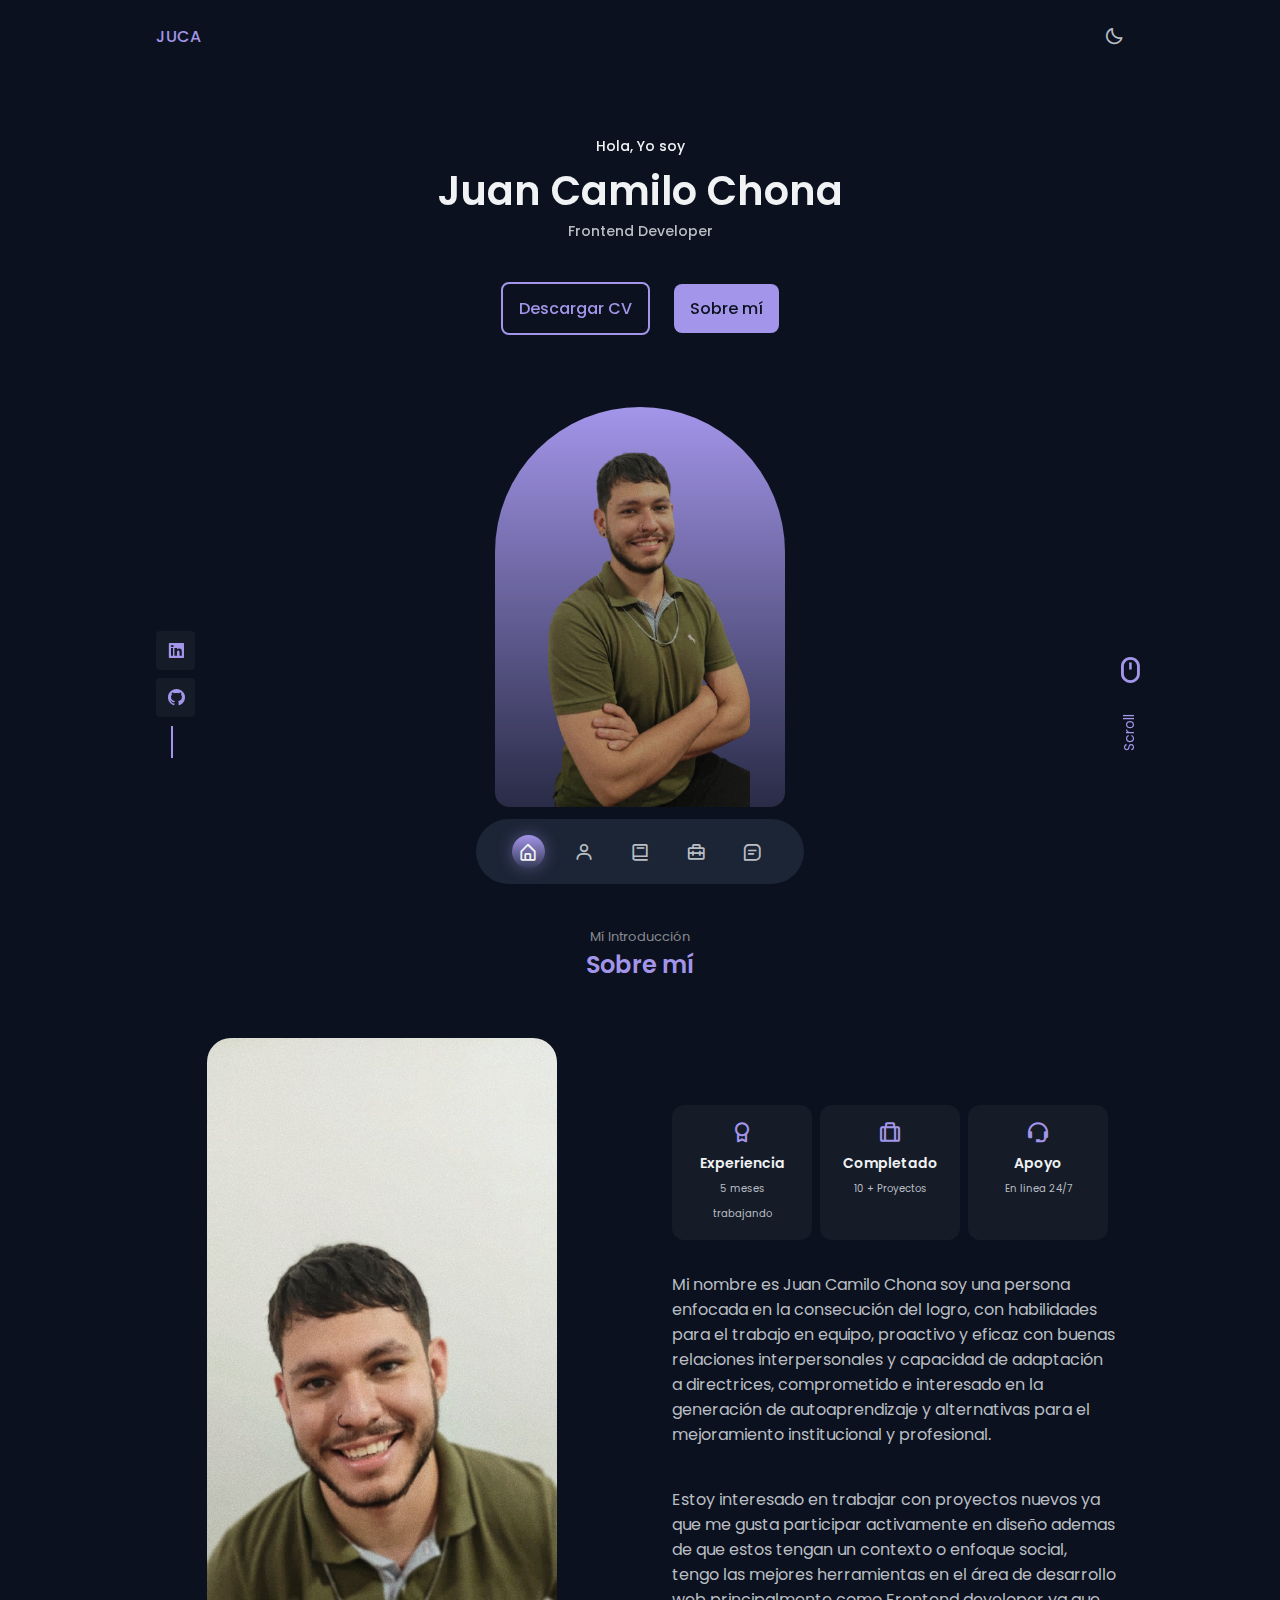
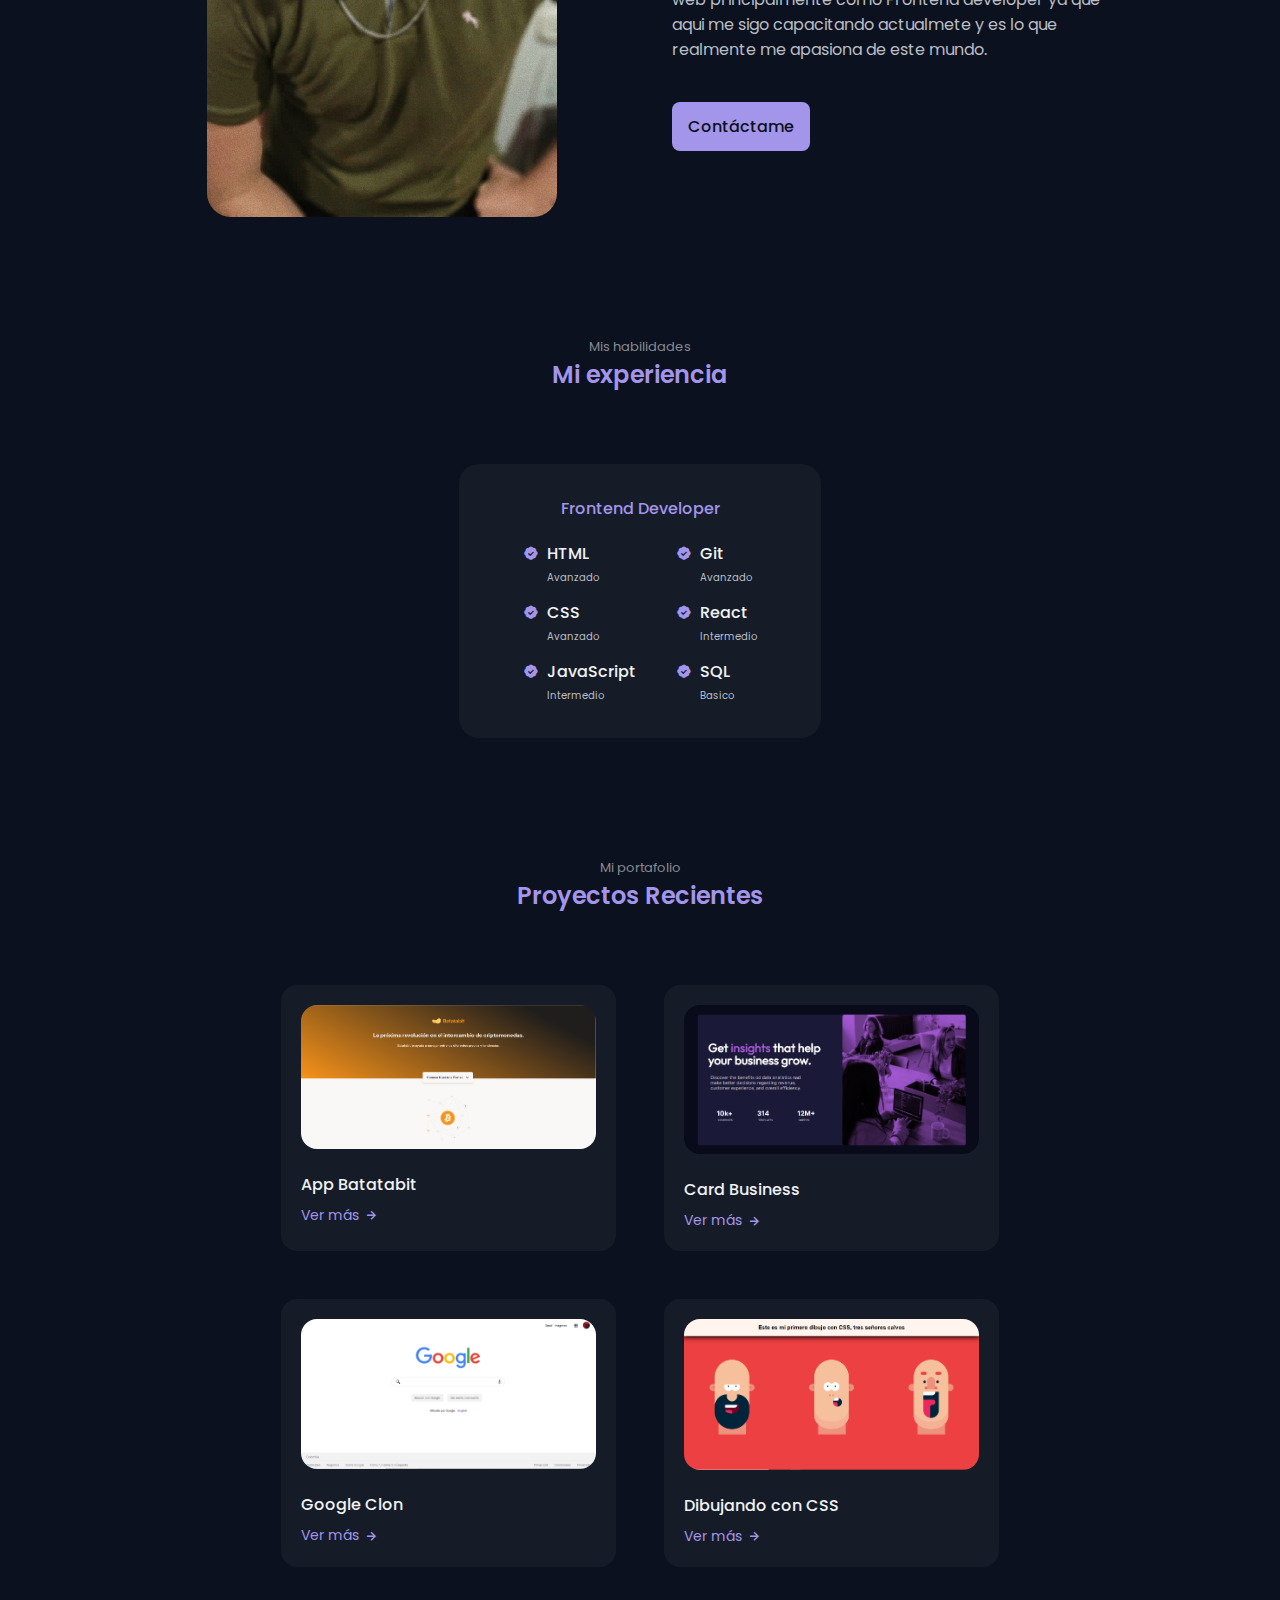
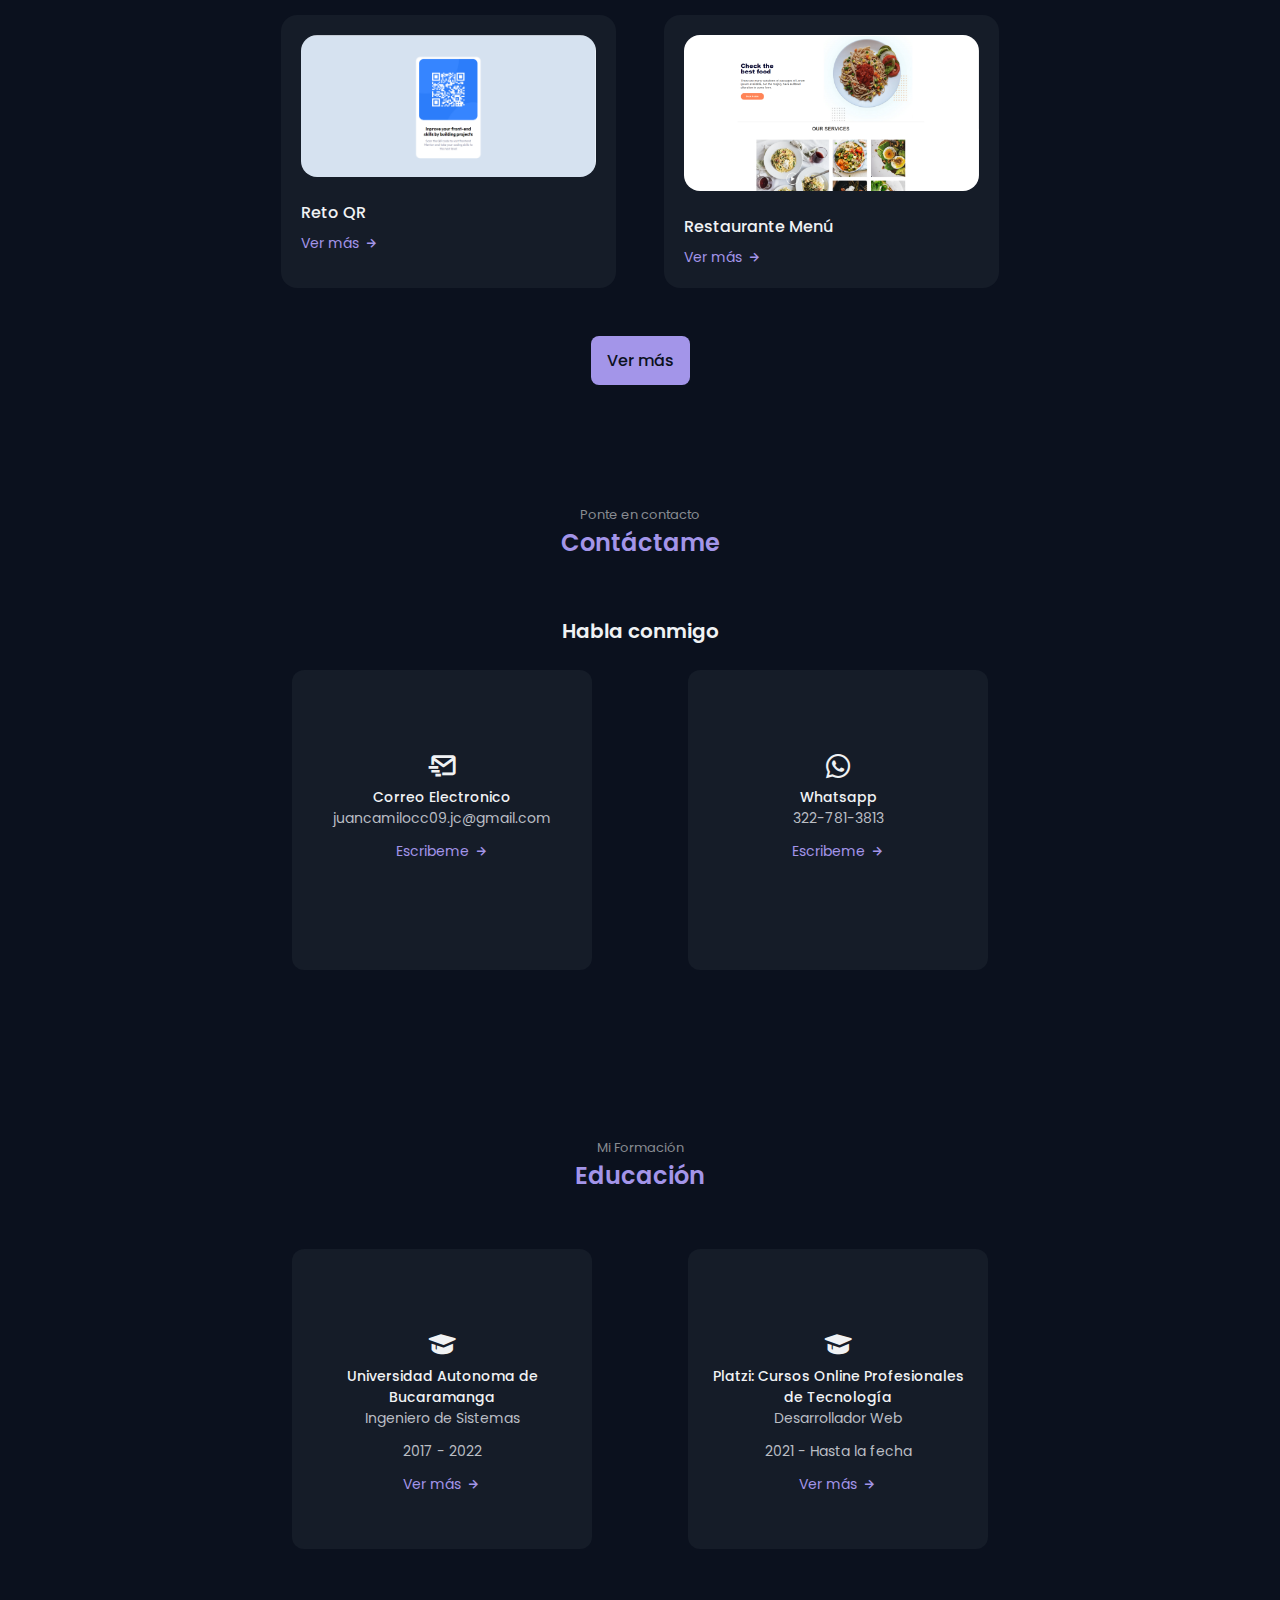
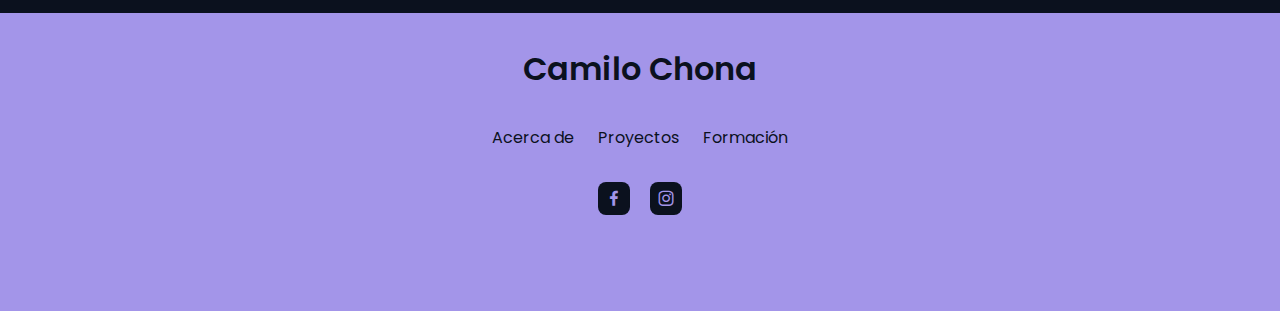
<file: index.html>
<!DOCTYPE html>
    <html lang="en">
    <head>
        <meta charset="UTF-8">
        <meta name="viewport" content="width=device-width, initial-scale=1.0">
        <link rel="preconnect" href="https://fonts.googleapis.com">
        <link rel="preconnect" href="https://fonts.gstatic.com" crossorigin>
        <link href="https://fonts.googleapis.com/css2?family=Poppins:wght@400;500;600&display=swap" rel="stylesheet">
        <link rel="shortcut icon" href="./assets/img/favicon.png" type="image/x-icon">
        <link href='https://unpkg.com/boxicons@2.1.2/css/boxicons.min.css' rel='stylesheet'>
        <link rel="stylesheet" href="./assets/css/styles.css">
        <link rel="stylesheet" href="assets/css/media-queries.css">
        <title> Portafolio Profesional </title>
    </head>
    <body>
        <header class="header" id="header">
            <nav class="nav container">
                <a href="#" class="nav__logo">JUCA</a>
                <div class="nav__menu">
                    <ul class="nav__list">
                        <li class="nav__item">
                            <a href="#home" class="nav__link active-link">
                                <i class='bx bx-home-alt'></i>
                            </a>
                        </li>

                        <li class="nav__item">
                            <a href="#about" class="nav__link">
                                <i class='bx bx-user'></i>
                            </a>
                        </li>

                        <li class="nav__item">
                            <a href="#skills" class="nav__link">
                                <i class='bx bx-book'></i>
                            </a>
                        </li>

                        <li class="nav__item">
                            <a href="#work" class="nav__link">
                                <i class='bx bx-briefcase-alt-2'></i>
                            </a>
                        </li>

                        <li class="nav__item">
                            <a href="#contact" class="nav__link">
                                <i class='bx bx-message-square-detail'></i>
                            </a>
                        </li>
                    </ul>
                </div>
                <i class='bx bx-moon change-theme' id="theme-button"></i>
            </nav>
        </header>

        <!-------------------- MAIN ---------------->
        <main class="main">

            <!-------------------- HOME ---------------->
            <section class="home section" id="home">
                <div class="home__container container grid">
                    <div class="home__data">
                        <span class="home__greeting">Hola, Yo soy</span>
                        <h1 class="home__name">Juan Camilo Chona</h1>
                        <h3 class="home__education">Frontend Developer</h3>

                        <div class="home__buttons">
                            <a download="" href="./assets/pdf/Camilo-Cv.pdf" class="button button--ghost">
                                Descargar CV
                            </a>
                            <a href="#about" class="button">Sobre mí</a>
                        </div>
                    </div>

                    <div class="home__handle">
                        <img src="./assets/img/perfil3.png" alt="" class="home__img">
                    </div>
                    <div class="home__social">
                        <a href="https://www.linkedin.com/in/juan-camilo-chona-contreras-70b193204/" target="_blank" class="home__social-link">
                            <i class='bx bxl-linkedin-square'></i>
                        </a>
                        <a href="https://github.com/camilochona" target="_blank" class="home__social-link">
                            <i class='bx bxl-github'></i>
                        </a>
                    </div>

                    <a href="#about" class="home__scroll">
                        <i class='bx bx-mouse home__scroll-icon'></i>
                        <span class="home__scroll-name">Scroll</span>
                    </a>
                </div>
            </section>
            
            <!-------------------- ABOUT ---------------->
            <section class="about section" id="about">
                <span class="section__subtitle">Mí Introducción</span>
                <h2 class="section__title">Sobre mí</h2>

                <div class="about__container container grid">
                    <img src="./assets/img/perfil1.jpg" alt="" class="about__img">

                    <div class="about__data">
                        <div class="about__info">
                            <div class="about__box">
                                <i class='bx bx-award about__icon' ></i>
                                <h3 class="about__title">Experiencia</h3>
                                <span class="about__subtitle">5 meses trabajando</span>
                            </div>            
                            <div class="about__box">
                                <i class='bx bx-briefcase-alt about__icon' ></i>
                                <h3 class="about__title">Completado</h3>
                                <span class="about__subtitle">10 + Proyectos</span>
                            </div> 
                            <div class="about__box">
                                <i class='bx bx-support about__icon' ></i>
                                <h3 class="about__title">Apoyo</h3>
                                <span class="about__subtitle">En linea 24/7</span>
                            </div>                 
                        </div>
                        <p class="about__description">
                            Mi nombre es Juan Camilo Chona soy una persona enfocada en la consecución del logro, con habilidades para el trabajo en equipo, proactivo y eficaz con buenas relaciones interpersonales y capacidad de adaptación a directrices, comprometido e interesado en la generación de autoaprendizaje y alternativas para el mejoramiento institucional y profesional.
                        </p>
                        <p class="about__description">
                            Estoy interesado en trabajar con proyectos nuevos ya que me gusta participar activamente en diseño ademas de que estos tengan un contexto o enfoque social, tengo las mejores herramientas en el área de desarrollo web principalmente como Frontend developer ya que aqui me sigo capacitando actualmete y es lo que realmente me apasiona de este mundo.
                        </p>
                        <a href="#contact" class="button">Contáctame</a>
                    </div>
                </div>
            </section>

            <!-------------------- SKILLS ---------------->
            <section class="skills section" id="skills">
                <span class="section__subtitle">Mis habilidades</span>
                <h2 class="section__title">Mi experiencia</h2>

                <div class="skills__container container grid">
                    <div class="skills__content">
                        <h3 class="skills__title">Frontend Developer</h3>

                        <div class="skills__box">
                            <div class="skills__group">
                                <div class="skills__data">
                                    <i class='bx bxs-badge-check'></i>

                                    <div>
                                        <h3 class="skills__name">HTML</h3>
                                        <span class="skills__level">Avanzado</span>
                                    </div>
                                </div>
                                <div class="skills__data"> 
                                    <i class='bx bxs-badge-check'></i>

                                    <div>
                                        <h3 class="skills__name">CSS</h3>
                                        <span class="skills__level">Avanzado</span>
                                    </div>
                                </div>
                                <div class="skills__data">
                                    <i class='bx bxs-badge-check'></i>

                                    <div>
                                        <h3 class="skills__name">JavaScript</h3>
                                        <span class="skills__level">Intermedio</span>
                                    </div>
                                </div>
                            </div>

                            <div class="skills__group">
                                <div class="skills__data">
                                    <i class='bx bxs-badge-check'></i>

                                    <div>
                                        <h3 class="skills__name">Git</h3>
                                        <span class="skills__level">Avanzado</span>
                                    </div>
                                </div>
                                <div class="skills__data">
                                    <i class='bx bxs-badge-check'></i>

                                    <div>
                                        <h3 class="skills__name">React</h3>
                                        <span class="skills__level">Intermedio</span>
                                    </div>
                                </div>
                                <div class="skills__data">
                                    <i class='bx bxs-badge-check'></i>

                                    <div>
                                        <h3 class="skills__name">SQL</h3>
                                        <span class="skills__level">Basico</span>
                                    </div>
                                </div>
                            </div>
                        </div>

                    </div>
                </div>
            </section>

            <!-------------------- WORK ---------------->
            <section class="work section" id="work">
                <span class="section__subtitle">Mi portafolio</span>
                <h2 class="section__title">Proyectos Recientes</h2>

                <div class="work__container container grid">
                    <div class="work__card">
                        <img src="./assets/img/proyectos/Batatabit.PNG"" class="work__img">

                        <h3 class="work__title">App Batatabit</h3>

                        <a href="https://camilochona.github.io/AppBitcoin/" class="work__button" target="_blank">
                            Ver más <i class='bx bx-right-arrow-alt work__icon'></i>
                        </a>
                    </div>
                    <div class="work__card">
                        <img src="./assets/img/proyectos/card-businnes.PNG" alt="" class="work__img">

                        <h3 class="work__title">Card Business</h3>

                        <a href="https://camilochona.github.io/cardBusiness-/" class="work__button" target="_blank">
                            Ver más <i class='bx bx-right-arrow-alt work__icon'></i>
                        </a>
                    </div>
                    <div class="work__card">
                        <img src="./assets/img/proyectos/Google-Clone.PNG" alt="" class="work__img">

                        <h3 class="work__title">Google Clon</h3>

                        <a href="https://camilochona.github.io/GoogleClone/" class="work__button" target="_blank">
                            Ver más <i class='bx bx-right-arrow-alt work__icon'></i>
                        </a>
                    </div>
                    <div class="work__card">
                        <img src="./assets/img/proyectos/hombres-calvos.PNG" alt="" class="work__img" >

                        <h3 class="work__title">Dibujando con CSS</h3>

                        <a href="https://camilochona.github.io/DibujandoConCSS/" class="work__button" target="_blank">
                            Ver más <i class='bx bx-right-arrow-alt work__icon'></i>
                        </a>
                    </div>
                    <div class="work__card">
                        <img src="./assets/img/proyectos/QR.PNG" alt="" class="work__img">

                        <h3 class="work__title">Reto QR</h3>

                        <a href="https://camilochona.github.io/RetoQR/" class="work__button" target="_blank">
                            Ver más <i class='bx bx-right-arrow-alt work__icon'></i>
                        </a>
                    </div>
                    <div class="work__card">
                        <img src="./assets/img/proyectos/restaurante.PNG" alt="" class="work__img">

                        <h3 class="work__title">Restaurante Menú</h3>

                        <a href="https://camilochona.github.io/MenuRestaurante/" class="work__button" target="_blank">
                            Ver más <i class='bx bx-right-arrow-alt work__icon'></i>
                        </a>
                    </div>
                </div>
                <div class="button__work">
                    <a href="proyectos.html" class="button">Ver más</a>
                </div>                
            </section>


            <!-------------------- CONTACT ---------------->
            <section class="contact section" id="contact">
                <span class="section__subtitle">Ponte en contacto</span>
                <h2 class="section__title">Contáctame</h2>

                <div class="contact__container container grid">
                    <div class="contact__content">
                        <h3 class="contact__title">Habla conmigo</h3>

                        <div class="contact__info">
                            <div class="contact__card">
                                <i class='bx bx-mail-send contact__card-icon'></i>
                                <h3 class="contact__card-title">Correo Electronico</h3>
                                <span class="contact__card-data">juancamilocc09.jc@gmail.com</span>

                                <a href="mailto:juancamilocc09.jc@gmail.com" target="_blank" class="contact__button">
                                    Escribeme
                                    <i class='bx bx-right-arrow-alt contact__button-icon' ></i>
                                </a>
                            </div>
                            <div class="contact__card">
                                <i class='bx bxl-whatsapp contact__card-icon'></i>
                                <h3 class="contact__card-title">Whatsapp</h3>
                                <span class="contact__card-data">322-781-3813</span>
                                <a href="https://api.whatsapp.com/send?phone=573227813813&text=hola,%20qué%20tal?" target="_blank" class="contact__button">
                                    Escribeme
                                    <i class='bx bx-right-arrow-alt contact__button-icon' ></i>
                                </a>
                            </div>
                        </div>
                    </div>
                    
                </div>
            </section>

            <!------------------Education---------------->
            <section class="education section" id="education">
                <span class="section__subtitle">Mi Formación</span>
                <h2 class="section__title">Educación</h2>

                <div class="education__container container grid">
                    <div class="education__content">

                        <div class="education__info">
                            <div class="education__card">
                                <i class='bx bxs-graduation education__card-icon'></i>
                                <h3 class="education__card-title">Universidad Autonoma de Bucaramanga</h3>
                                <span class="education__card-data">Ingeniero de Sistemas</span> 
                                <span class="education__card-data">2017 - 2022</span>

                                <a href="https://www.unab.edu.co/" target="_blank" class="education__button">
                                    Ver más
                                    <i class='bx bx-right-arrow-alt education__button-icon' ></i>
                                </a>
                            </div>
                            <div class="education__card">
                                <i class='bx bxs-graduation education__card-icon'></i>
                                <h3 class="education__card-title">Platzi: Cursos Online Profesionales de Tecnología</h3>
                                <span class="education__card-data">Desarrollador Web</span> 
                                <span class="education__card-data">2021 - Hasta la fecha</span>

                                <a href="https://platzi.com/p/Juca/" target="_blank" class="education__button">
                                    Ver más
                                    <i class='bx bx-right-arrow-alt education__button-icon' ></i>
                                </a>
                            </div>
                        </div>
                    </div>
                </div>
            </section>
        </main>

        <!-------------------- FOOTER ---------------->
        <my-element>
        </my-element>

        <!-------------------- SCROLLREVEAL ---------------->
        <script src="./assets/js/scrollreveal.min.js"></script>

        <!-------------------- FOOTER ---------------->
        <script type="module" src="assets/js/footer.js"></script>


        <!-------------------- MAIN JS ---------------->
        <script src="./assets/js/main.js"></script>
    </body>
</html>
</file>
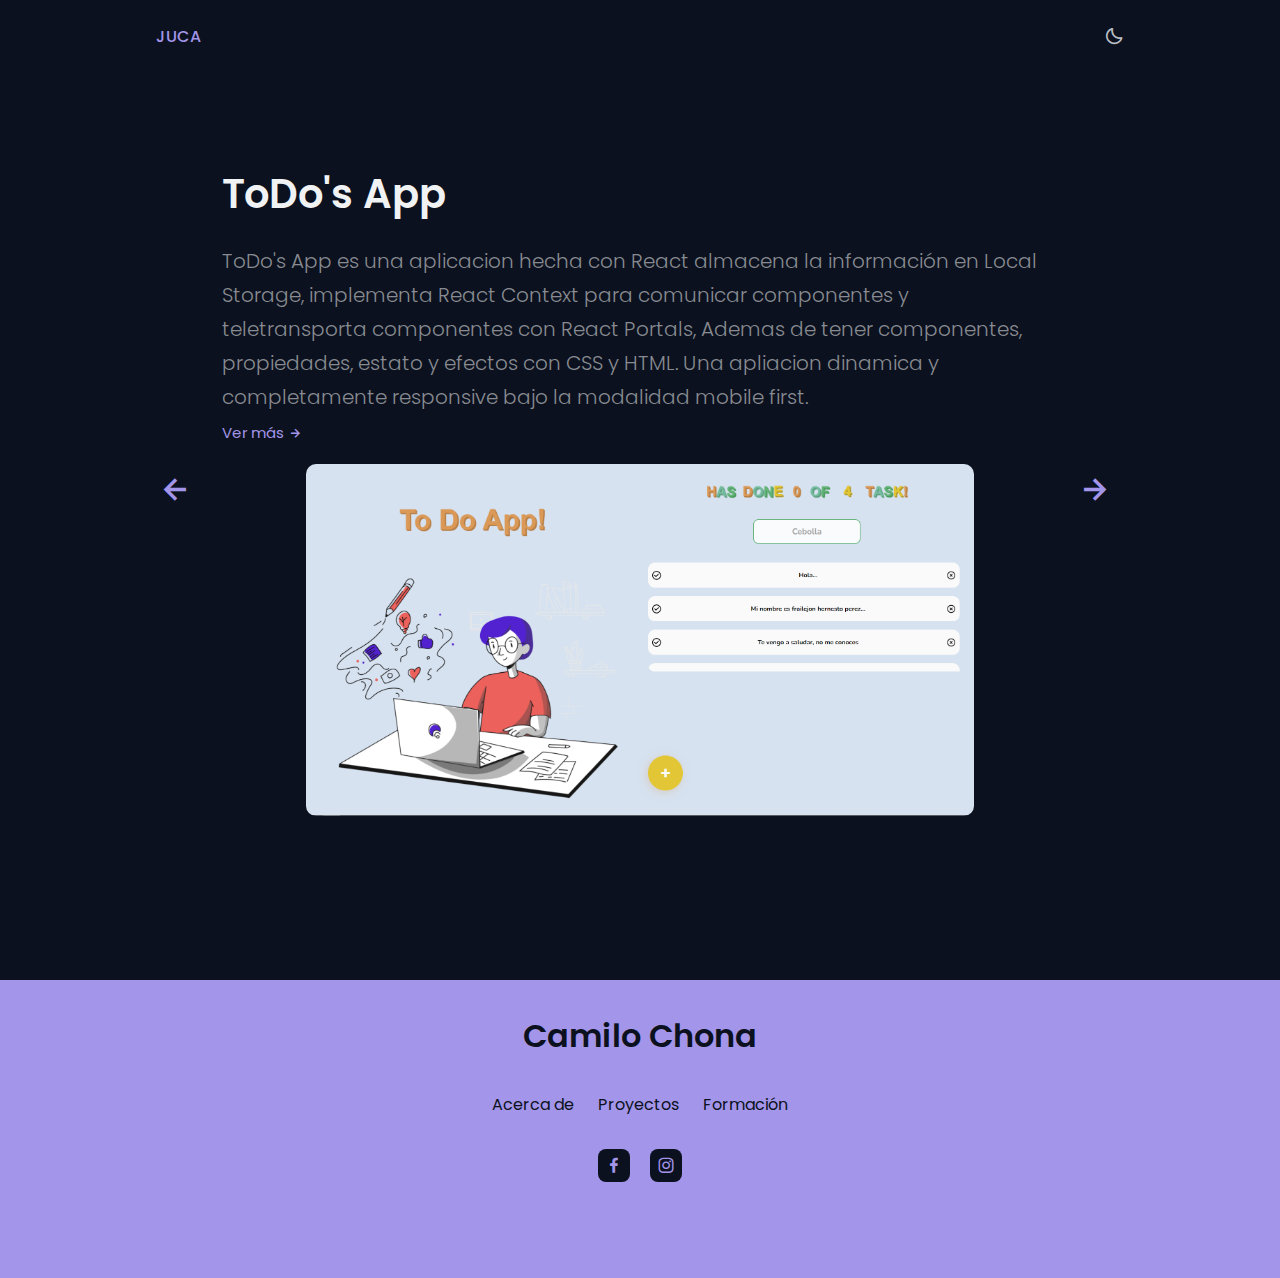
<file: proyectos.html>
<!DOCTYPE html>
<html lang="en">
<head>
    <meta charset="UTF-8">
        <meta name="viewport" content="width=device-width, initial-scale=1.0">
        <link rel="preconnect" href="https://fonts.googleapis.com">
        <link rel="preconnect" href="https://fonts.gstatic.com" crossorigin>
        <link href="https://fonts.googleapis.com/css2?family=Poppins:wght@400;500;600&display=swap" rel="stylesheet">
        <link rel="shortcut icon" href="./assets/img/favicon.png" type="image/x-icon">
        <link href='https://unpkg.com/boxicons@2.1.2/css/boxicons.min.css' rel='stylesheet'>
        <link rel="stylesheet" href="./assets/css/blogs.css">
        <link rel="stylesheet" href="./assets/css/styles.css">
        <link rel="stylesheet" href="assets/css/media-queries.css">
        <title> Proyectos </title>
</head>
<body>

    <header class="header" id="header">
        <nav class="nav container__slider">
            <a href="index.html" class="nav__logo">JUCA</a>

            <i class='bx bx-moon change-theme' id="theme-button"></i>
        </nav>
    </header>

    <section class="slider">
        <div class="slider__container container">

            <i class='bx bx-left-arrow-alt slider__arrow__back' id="before"></i>

            <section class="slider__body slider__body--show" data-id="1">
                <div class="slider__texts">
                   <h2 class="subtitle">ToDo's App</h2>
                   <p class="slider__review">
                       ToDo's App es una aplicacion hecha con React almacena la información en Local Storage, implementa React Context para comunicar componentes y teletransporta componentes con React Portals, Ademas de tener componentes, propiedades, estato y efectos con CSS y HTML. Una apliacion dinamica y completamente responsive bajo la modalidad mobile first.
                   </p>
                   <a href="https://applistas.netlify.app/" class="link__button" target="_blank">
                       Ver más <i class='bx bx-right-arrow-alt link__icon'></i>
                   </a>
                </div>
               <figure class="slider__picture">
                   <img src="./assets/img/proyectos/ToDoApp.PNG" class="slider__img" alt="">
               </figure>
           </section>
            <section class="slider__body" data-id="2">
                 <div class="slider__texts">
                    <h2 class="subtitle">Figuras Geometricas</h2>
                    <p class="slider__review">
                        Figuras Geometricas nace como un proyecto y reto personal para integrar JavaScript con HTML y CSS, este proyecto pagina web esta fue creado meramente con las tecnologias ya dichas ademas se hizo bajo el diseño de mobile first.
                    </p>
                    <a href="https://camilochona.github.io/calculadoraNeon/" class="link__button" target="_blank">
                        Ver más <i class='bx bx-right-arrow-alt link__icon'></i>
                    </a>
                 </div>
                <figure class="slider__picture">
                    <img src="./assets/img/proyectos/figuras.PNG" class="slider__img" alt="">
                </figure>
            </section>

            <section class="slider__body" data-id="3">
                <div class="slider__texts">
                   <h2 class="subtitle">Wiki Clon</h2>
                   <p class="slider__review">
                    Proyecto para reforzar conocimientos de HTML y CSS, reforce conceptos como posicionamiento, modelo de cajas, tipos de Display, selectores como clases, IDS, Flexbox y Grid.
                   </p>
                   <a href="https://camilochona.github.io/WikiClone/" class="link__button" target="_blank">
                    Ver más <i class='bx bx-right-arrow-alt link__icon'></i>
                </a>
                </div>
               <figure class="slider__picture">
                   <img src="./assets/img/proyectos/WikiClon.PNG" class="slider__img" alt="">
               </figure>
           </section>
           
           <section class="slider__body" data-id="4">
                <div class="slider__texts">
                    <h2 class="subtitle">Batatabit</h2>
                    <p class="slider__review">
                        Maquetacion totalmente responsive a base unicamente de HTML y CSS, respetando principios de diseno movile first y siguiendo modelado en figma el 50% del tráfico en internet se realiza desde dispositivos móviles, convirtiendo una prioridad el desarrollar frontend para smartphones, tablets y laptops.
                    </p>
                    <a href="https://camilochona.github.io/AppBitcoin/" class="link__button" target="_blank">
                        Ver más <i class='bx bx-right-arrow-alt link__icon'></i>
                    </a>
                </div>
                <figure class="slider__picture">
                    <img src="./assets/img/proyectos/Batatabit.PNG" class="slider__img" alt="">
                </figure>
           </section>

           <section class="slider__body" data-id="5">
                <div class="slider__texts">
                    <h2 class="subtitle">Card Businnes</h2>
                    <p class="slider__review">
                        Este es un gran pequeño desafío que me ayudo a acostumbrame a construir según un diseño. No hay JS en este proyecto, por lo que me pude concentrar en mis habilidades de HTML y CSS ademas fue contruido bajo mobile first.
                    </p>
                    <a href="https://camilochona.github.io/cardBusiness-/" class="link__button" target="_blank">
                        Ver más <i class='bx bx-right-arrow-alt link__icon'></i>
                    </a>
                </div>
                <figure class="slider__picture">
                    <img src="./assets/img/proyectos/card-businnes.PNG" class="slider__img" alt="">
                </figure>
           </section>

           <section class="slider__body" data-id="6">
                <div class="slider__texts">
                    <h2 class="subtitle">Dibujando con CSS</h2>
                    <p class="slider__review">
                        Hice este reto como para complementar mis conocimientos de CSS y HTML ademas de que se trabaja con posiciones y dimenciones, sin duda alguna es desafiante dibujar con CSS pero ayuda mucho para reforzar dichos conceptos, por otro lado me alejare del dibujo con css y que con este tuve suficiente.
                    </p>
                    <a href="https://camilochona.github.io/DibujandoConCSS/" class="link__button" target="_blank">
                        Ver más <i class='bx bx-right-arrow-alt link__icon'></i>
                    </a>
                </div>
                <figure class="slider__picture">
                    <img src="./assets/img/proyectos/hombres-calvos.PNG" class="slider__img" alt="">
                </figure>
           </section>
           <section class="slider__body" data-id="7">
                <div class="slider__texts">
                    <h2 class="subtitle">Google Clon</h2>
                    <p class="slider__review">
                        Proyecto para reforzar conocimientos de HTML y CSS, reforce conceptos como posicionamiento, modelo de cajas, tipos de Display, selectores como clases, IDS, Flexbox y Grid.
                    </p>
                    <a href="https://camilochona.github.io/GoogleClone/" class="link__button" target="_blank">
                        Ver más <i class='bx bx-right-arrow-alt link__icon'></i>
                    </a>
                </div>
                <figure class="slider__picture">
                    <img src="./assets/img/proyectos/Google-Clone.PNG" class="slider__img" alt="">
                </figure>
           </section>
           <section class="slider__body" data-id="8">
                <div class="slider__texts">
                    <h2 class="subtitle">Card QR</h2>
                    <p class="slider__review">
                        Un primer desafío perfecto si eres nuevo en HTML y CSS. El diseño de la tarjeta no cambia, por lo que es ideal si aún no ha aprendido a crear diseños adaptables.
                    </p>
                    <a href="https://camilochona.github.io/RetoQR/" class="link__button" target="_blank">
                        Ver más <i class='bx bx-right-arrow-alt link__icon'></i>
                    </a>
                </div>
                <figure class="slider__picture">
                    <img src="./assets/img/proyectos/QR.PNG" class="slider__img" alt="">
                </figure>
           </section>
           <section class="slider__body" data-id="9">
                <div class="slider__texts">
                    <h2 class="subtitle">Menu Restaurante</h2>
                    <p class="slider__review">
                        Proyecto personal donde aprendi a crear layouts dinámicos con CSS Grid. Construi grillas para distribuir sus contenedores y elementos HTML ágilmente en esta pagina complementando con CSS y contruido bajo mobile first.
                    </p>
                    <a href="https://camilochona.github.io/MenuRestaurante/" class="link__button" target="_blank">
                        Ver más <i class='bx bx-right-arrow-alt link__icon'></i>
                    </a>
                </div>
                <figure class="slider__picture">
                    <img src="./assets/img/proyectos/restaurante.PNG" class="slider__img" alt="">
                </figure>
           </section>
           
           <section class="slider__body" data-id="10">
                <div class="slider__texts">
                    <h2 class="subtitle">Concepto de Apilamiento</h2>
                    <p class="slider__review">
                        Juego interactivo hecho para configurar animaciones, secuencias y micro-intereacciones con propiedades como animation y keyframes, ademas de manejar el contexto de apilamiento que es la conceptualización tridimensional de los elementos HTML a lo largo de un eje-Z imaginario relativo al usuario que se asume está de cara al viewport o página web.
                    </p>
                    <a href="https://camilochona.github.io/Juego-Conejos/" class="link__button" target="_blank">
                        Ver más <i class='bx bx-right-arrow-alt link__icon'></i>
                    </a>
                </div>
                <figure class="slider__picture">
                    <img src="./assets/img/proyectos/Conejos.PNG" class="slider__img" alt="">
                </figure>
           </section>
           <section class="slider__body" data-id="11">
                <div class="slider__texts">
                    <h2 class="subtitle">Pagina de Finanzas</h2>
                    <p class="slider__review">
                        Pagina estatica hecha con CSS y HTML, fue creada para promocionar asesorias personalizadas en finanzas, cuenta con una seccion de planes y una seccion de testimonios ademas se realizo bajo la filosofia de mobile first completamente resposive. 
                    </p>
                    <a href="https://camilochona.github.io/FinanzasTeamUp/" class="link__button" target="_blank">
                        Ver más <i class='bx bx-right-arrow-alt link__icon'></i>
                    </a>
                </div>
                <figure class="slider__picture">
                    <img src="./assets/img/proyectos/Finanzas.PNG" class="slider__img" alt="">
                </figure>
           </section>
           <section class="slider__body" data-id="12">
            <div class="slider__texts">
                <h2 class="subtitle">Lego Superheroe</h2>
                <p class="slider__review">
                    Sitio web para aprende a maquetar de manera profesional con HTML, CSS, JavaScript y animaciones. Se creo la estructura, diseño web, animaciones y microinteracciones en este proyecto con CSS Grid y se accede al DOM de la aplicación con JavaScript para interactuar con tus usuarios. 
                </p>
                <a href="https://camilochona.github.io/Lego-Superheroes/" class="link__button" target="_blank">
                    Ver más <i class='bx bx-right-arrow-alt link__icon'></i>
                </a>
            </div>
            <figure class="slider__picture">
                <img src="./assets/img/proyectos/Lego.PNG" class="slider__img" alt="">
            </figure>
       </section>
           
       
            <i class='bx bx-right-arrow-alt slider__arrow' id="next"></i>
        </div>
    </section>

    <my-element>
    </my-element>

    <script src="assets/js/sliders.js"></script>
    <script src="./assets/js/main.js"></script>
    <script type="module" src="assets/js/footer.js"></script>
</body>
</html>
</file>
<file: assets/css/styles.css>
:root {
  --header-height: 3.5rem;

  --first-color: #A395E9;
  --first-color-alt: #9584E6;
  --title-color: #F0F2F4;
  --text-color: #BABEC4;
  --text-color-light: #888B91;
  --body-color: #0B111E; 
  --container-color: #151C28;

  /*<--------------- Font and typography ---------------->*/
  --body-font: 'Poppins', sans-serif;
  --biggest-font-size: 1.75rem;
  --h1-font-size: 1.5rem;
  --h2-font-size: 1.25rem;
  --h3-font-size: 1rem;
  --normal-font-size: .938rem;
  --small-font-size: .813rem;
  --smaller-font-size: .75rem;
  --tiny-font-size: .625rem;

  --font-medium: 500;
  --font-semibold: 600;
  
}

/* <----------------Responsive typography---------------> */
@media screen and (min-width: 968px) {
  :root {
    --biggest-font-size: 2.5rem;
    --h1-font-size: 2.25rem;
    --h2-font-size: 1.5rem;
    --h3-font-size: 1.25rem;
    --normal-font-size: 1rem;
    --small-font-size: .875rem;
    --smaller-font-size: .813rem;
  }
}

/*<-------------- BASE ------------------>*/
* {
  box-sizing: border-box;
  padding: 0;
  margin: 0;
}

html {
  scroll-behavior: smooth;
}

body,
button,
input,
textarea {
  font-family: var(--body-font);
  font-size: var(--normal-font-size);
}

body {
  background-color: var(--body-color);
  color: var(--text-color);
  transition: .4s;
}

h1, h2, h3 {
  color: var(--title-color);
  font-weight: var(--font-semibold);
}

ul {
  list-style: none;
}

a {
  text-decoration: none;
}

button {
  cursor: pointer;
  border: none;
  outline: none;
}

img {
  max-width: 100%;
  height: auto;
}

.change-theme {
  font-size: 1.25rem;
  cursor: pointer;
  transition: .3s;
}

.change-theme:hover {
  color: var(--first-color);
}

/*<-------------- light mode----------------->  */

body.light-theme {
  --title-color: #21252C;
  --text-color: #525760;
  --body-color: #FAFCFF; 
  --container-color: #fff;
}

.light-theme .scroll-header {
  box-shadow: 0 2px 4px hsla(0, 0%, 1%, .1);
}

.light-theme .nav__menu {
  background-color: hsla(219, 32%, 90%, .8);
}

.light-theme .section__subtitle {
  color: var(--text-color);
}

.light-theme .home__social-link {
  box-shadow: 0 2px 8px hsla(219, 48%, 8%, .1);
}

.light-theme .home__social::after,
.light-theme .footer__social-link {
  background-color: var(--title-color);
}

.light-theme .home__social-link,
.light-theme .home__scroll,
.light-theme .button,
.light-theme .button:hover,
.light-theme .footer__title{
  color: var(--title-color);
}

.light-theme .about__box {
  box-shadow: 0 2px 8px hsla(219, 48%, 8%, .1);
}

.light-theme .skills__content,
.light-theme .work__card,
.light-theme .contact__card,
.light-theme .education__card{
  box-shadow: 0 2px 16px hsla(219, 48%, 8%, .1);
}

.light-theme::-webkit-scrollbar {
  background-color: hsl(219, 8%, 66%);
}

.light-theme::-webkit-scrollbar-thumb {
  background-color: hsl(219, 8%, 54%);
}

.light-theme::-webkit-scrollbar-thumb:hover {
  background-color: hsl(219, 8%, 44%);
}


/*<------------------- REUSABLE CSS CLASSES --------------->*/
.container {
  max-width: 968px;
  margin-left: 1rem;
  margin-right: 1rem;
}

.grid {
  display: grid;
  gap: 1.25rem;
}

.main {
  overflow: hidden;
}

.section {
  padding: 4.5rem 0 1rem;
}

.section__title, 
.section__subtitle {
  text-align: center;
}

.section__title {
  font-size: var(--h2-font-size);
  color: var(--first-color);
  margin-bottom: 2rem;
}

.section__subtitle {
  display: block;
  font-size: var(--smaller-font-size);
  color: var(--text-color-light);
}

/*<------------ HEADER & NAV --------------->*/
.header {
  position: fixed;
  top: 0;
  left: 0;
  width: 100%;
  background-color: var(--body-color);
  z-index: 100;
  transition: .4s;
}

.nav {
  height: var(--header-height);
  display: flex;
  justify-content: space-between;
  align-items: center;
}

.nav__logo {
  color: var(--first-color);
  font-weight: var(--font-medium);
  transition: .4s;
}

.nav__logo:hover {
  color: var(--first-color-alt);
}

.nav__menu {
  position: fixed;
  bottom: 1rem;
  background-color: #1C2536;
  width: 90%;
  border-radius: 4rem;
  padding: 1rem 2.25rem;
  backdrop-filter: blur(10px);  /* buscar propiedad */
  transition: .4s;
}

.nav__list {
  display: flex;
  justify-content: space-between;
  align-items: center;
}

.nav__link {
  color: var(--text-color);
  font-size:  1.25rem;
  padding: .4rem;
  display: flex;
  border-radius: 5rem;
}

/* Active link */
.active-link {
  background: linear-gradient(180deg, hsl(250, 66%, 75%, 1), hsl(250, 66%, 75%, .2));
  box-shadow: 0 0 16px hsl(250, 66%, 75%, .4 );
  color: var(--title-color);
}
.scroll-header {
  box-shadow: 0 4px 4px hsla(0, 0%, 4%, .3);
}
/*--------------> HOME -------------->*/
.home__container {
  position: relative;
  row-gap: 4.5rem;
  padding-top: 2rem;
}

.home__data {
  text-align: center;
}

.home__greeting, 
.home__education {
  font-size: var(--small-font-size);
  font-weight: var(--font-medium);
}

.home__greeting {
  display: block;
  color: var(--title-color);
  margin-bottom: .25rem;
}

.home__education {
  color: var(--text-color);
  margin-bottom: 2.5rem;
}

.home__name {
  font-size: var(--biggest-font-size);
}

.home__img {
  width: 200px;
}

.home__handle {
  justify-self: center;
  width: 190px;
  height: 293px;
  background: linear-gradient(180deg, hsla(250, 66%, 75%, 1),hsl(250, 66%, 75%, .2));
  border-radius: 10rem 10rem 1rem 1rem;
  display: flex;
  align-items: flex-end;
  justify-content: center;
  overflow: hidden; 
}

.home__buttons {
  display: flex;
  justify-content: center;
  align-items: center;
  gap: 1.5rem;
}

.home__social,
.home__scroll {
  position: absolute;
}

.home__social {
  bottom: 5rem;
  left: 0;
  display: grid;
  row-gap: .5rem;
}

.home__social-link {
  width: max-content;
  background-color: var(--container-color);
  color: var(--first-color);
  padding: .25rem;
  border-radius: .25rem;
  display: flex;
  font: 1rem;
  transition: .4s;
}

.home__social-link:hover {
  background-color: var(--first-color);
  color: #fff;
}

.home__social::after {
  content: '';
  width: 32px;
  height: 2px;
  background-color: var(--first-color);
  transform: rotate(90deg) translate(16px, 3px);
}

.home__scroll {
  color: var(--first-color);
  right: -1.5rem;
  bottom: 4rem;
  display: grid;
  row-gap: 2.25rem;
  justify-items: center;
}

.home__scroll-icon {
  font-size: 1.25rem;
}

.home__scroll-name {
  font-size: var(--small-font-size);
  transform: rotate(-90deg);
}
/*--------------> BUTTONS -------------->*/
.button {
  display: inline-block;
  background-color: var(--first-color);
  color: var(--body-color);
  padding: .75rem 1rem;
  border-radius: .5rem;
  font-weight: var(--font-medium);
  transition: .4s;
}

.button:hover {
  background-color: var(--first-color);
  color: var(--body-color);
}

.button--ghost {
  background-color: transparent;
  border: 2px solid var(--first-color);
  color: var(--first-color);
}
/*--------------> ABOUT -------------->*/
.about__container {
  row-gap: 2.5rem;
}

.about__img {
  width: 220px;
  border-radius: 1.5rem;
  justify-self: center;
}

.about__data {
  text-align: center;
}

.about__info {
  display: grid;
  grid-template-columns: repeat(3, 1fr);
  gap: .5rem;
  margin-bottom: 2rem;
}

.about__box {
  background-color: var(--container-color);
  border-radius: .75rem;
  padding: .75rem .5rem;
}

.about__icon {
  font-size: 1.5rem;
  color: var(--first-color);
  margin-bottom: .5rem;
}

.about__title {
  font-size: var(--small-font-size);
}

.about__subtitle {
  font-size: var(--tiny-font-size);
}

.about__description {
  margin-bottom: 2rem;
}
/*--------------> SKILLS -------------->*/
.skills__container {
  row-gap: 2rem;
  padding-top: 1rem;
}

.skills__content {
  background-color: var(--container-color);
  padding: 1.5rem;
  border-radius: 1.25rem;
}

.skills__title {
  font-size: var(--normal-font-size);
  font-weight: var(--font-medium);
  color: var(--first-color);
  text-align: center;
  margin-bottom: 1.5rem;
}

.skills__box {
  display:  flex;
  justify-content: center;
  column-gap: 2.5rem;
}

.skills__group {
  display: grid;
  align-content: flex-start;
  row-gap: 1rem;
}

.skills__data {
  display: flex;
  column-gap: 0.5rem;
}

.skills .bxs-badge-check {
  font-size: 1rem;
  color: var(--first-color);
}

.skills__name {
  font-size: var(--normal-font-size);
  font-weight: var(--font-medium);
  line-height: 18px;
}

.skills__level {
  font-size: var(--tiny-font-size);
}
/*--------------> WORK -------------->*/
.work .button__work{
  text-align: center;
  padding-top: 3rem;
}
.work__container {
  padding-top: 1rem;
}

.work__card {
  background-color: var(--container-color);
  padding: 1rem;
  border-radius: 1rem;
}

.work__img {
  border-radius: 1rem;
  margin-bottom: .75rem;
}

.work__title {
  font-size: var(--normal-font-size);
  font-weight: var(--font-medium);
  margin-bottom: .25rem;
}

.work__button {
  width: max-content;
  color: var(--first-color);
  font-size: var(--small-font-size);
  display: flex;
  align-items: center;
  column-gap: .25rem;
}

.work__button:hover .work__icon{
  transform: translateX(.25rem);
}

.work__icon {
  font-size: 1rem;
  transition: .4s;
}

/*--------------> CONTACT && EDUCATION -------------->*/
.contact__container,
.education__container {
  row-gap: 3rem;
  padding-bottom: 3rem;  
}

.contact__title {
  text-align: center;
  font-size: var(--h3-font-size);
  margin-bottom: 1.5rem;
}

.contact__info,
.education__info {
  display: grid;
  gap: 1rem;
}

.contact__card,
.education__card {
  background-color: var(--container-color);
  padding: 5rem 1rem;
  border-radius: .75rem;
  text-align: center;
}

.contact__card-icon,
.education__card-icon {
  font-size: 2rem;
  color: var(--title-color);
  margin-bottom: .25rem;
}

.contact__card-title,
.contact__card-data,
.education__card-title,
.education__card-data {
  font-size: var(--small-font-size);
}

.contact__card-title,
.education__card-title {
  font-weight: var(--font-medium);
}

.contact__card-data,
.education__card-data {
  display: block;
  margin-bottom: .75rem;
}

.contact__button,
.education__button {
  color: var(--first-color);
  font-size: var(--small-font-size);
  display: flex;
  align-items: center;
  justify-content: center;
  column-gap: .25rem;
}

.contact__button:hover .contact__button-icon,
.education__button:hover .education__button-icon {
  transform: translateX(.25rem);
}

.contact__button-icon,
.education__button-icon {
  font-size: 1rem;
  transition: .4s;
}

/*--------------> FOOTER -------------->*/
.footer {
  background-color: var(--first-color);
}

.footer__container {
  padding: 2rem 0 6rem;
}

.footer__title, 
.footer__link {
  color:var(--body-color);
}

.footer__title {
  text-align: center;
  margin-bottom: 2rem;
}

.footer__list {
  display: flex;
  justify-content: center;
  column-gap: 1.5rem;
  margin-bottom: 2rem;
}

.footer__social {
  display: flex;
  justify-content: center;
  column-gap: 1.2rem;
}

.footer__social-link {
  background-color: var(--body-color);
  color: var(--first-color);
  padding: .25rem;
  border-radius: .25rem;
  font-size: 1rem;
  display: inline-flex;
}

.footer__social-link:hover {
  color: #fff;
}

/*--------------> SCROLL BAR -------------->*/
::-webkit-scrollbar {
  width: .6rem;
  border-radius: .5rem;
  background-color: hsl(219, 8%, 38%);
}

::-webkit-scrollbar-thumb {
  background-color: hsl(219, 8%, 26%);
  border-radius: .5rem;
}

::-webkit-scrollbar-thumb:hover {
  background-color: hsl(219, 8%, 20%);
}
</file>
<file: assets/css/media-queries.css>
/*--------------> BREAKPOINTS -------------->*/
/* For medium devices */
@media screen and (min-width: 576px){
    .nav__menu {
      width: 328px;
      left: 0;
      right: 0;
      margin: 0 auto;
    }
    .about__info {
      grid-template-columns: repeat(3, 140px);
      justify-content: center;
    }
    .about__description {
      padding: 0 5rem;
    }
    .skills__container {
      justify-content: center;
    }
    .skills__content {
      padding: 2rem 4rem;
    }
    .work__container {
      justify-content: center;
    }
    .work__img {
      width: 295px;
    }
    .contact__info,
    .education__info {
      grid-template-columns: repeat(2, 300px);
      justify-content: center;
      grid-template-rows: 300px;
    }
  }
  @media screen and (min-width: 767px) {
    .work__container {
      grid-template-columns: repeat(2, max-content);
    }
    .contact__info,
    .education__info {
      gap: 3rem;
    }
  }
  
  /* For large devices */
  @media screen and (min-width: 992px) {
    .container,
    .container__slider  {
      margin-left: auto;
      margin-right: auto;
    }
    .section {
      padding: 6.5rem 0 1rem;
    }
    .section__title {
      margin-bottom: 3.5rem;
    }
    .nav {
      height: calc(var(--header-height) + 1rem);
    }
    .home__handle {
      width: 290px;
      height: 400px;
    }
    .home__img {
      width: 220px;
    }
    .home__social-link {
      padding: .6rem;
      font-size: 1.25rem;
    }
    .home__social::after {
      transform: rotate(90deg) translate(16px, 0);
    }
    .home__scroll-icon {
      font-size: 2rem;
    }
    .about__container {
      grid-template-columns: repeat(2, 1fr);
      align-items: center;
      column-gap: 4rem;
    }
    .about__img {
      width: 350px;
    }
    .about__data {
      text-align: initial;
    }
    .about__info {
      justify-content: initial;
    }
    .about__box {
      text-align: center;
      padding: 1rem 1.25rem;
    }
    .about__description {
      padding: 0 .5rem 0 0;
      margin-bottom: 2.5rem;
    }
    .work__container {
      gap: 3rem;
    }
    .work__card {
      padding: 1.25rem;
    }
    .work__img {
      margin-bottom: 1rem;
    }
    .work__title {
      margin-bottom: .5rem;
    }
    .contact__info,
    .education__info {
      gap: 6rem;
    }
    .footer__social-link {
      font-size: 1.25rem;
      padding: .4rem;
      border-radius: .5rem;
    }
  }
</file>
<file: assets/css/blogs.css>
* {
    margin: 0;
    padding: 0;
    box-sizing: border-box;
}
:root {
    --first-color: #A395E9;
    --title-color: #F0F2F4;
    --text-color-light: #888B91;
    --body-color: #0B111E; 
}
body {
    font-family: 'Poppins', sans-serif;
    background-color: var(--body-color);
}
  .container__slider {
    max-width: 968px;
    margin-left: 1rem;
    margin-right: 1rem;
  }
/*--------------------- slider ----------------*/

.container {
    width: 90%;
    min-height: 100vh;
    max-width: 1200px;
    margin: 0 auto;
    overflow: hidden;
}

.slider {
    background-color: var(--body-color);
    padding: 40px 0;
}

.slider__container {
    display: grid;
    grid-template-columns: 50px 1fr 50px;
    align-items: center;
    gap: 1em;
}

.slider__body {
    grid-column: 2/3;
    grid-row: 1/2;
    opacity: 0;
    pointer-events: none;
    background-color: var(--body-color);
    grid-template-columns: 1fr max-content;
    align-items: center;
    transition: opacity 1.5s;
}

.slider__body--show {
    opacity: 1;
    pointer-events: unset;
}
h2 {
    color: var(--title-color);
}

.slider__text {
    max-width: 600px;
}

.subtitle {
    font-size: 2.5rem;
    margin-bottom: 20px;
}

.slider__review {
    font-weight: 300;
    font-size: 20px;
    line-height: 1.7;
    color: var(--text-color-light);
}

.slider__img {
    width: 80%;
    object-fit: cover;
    display: block;
    margin: 0 auto;
    margin-top: 20px;
    border-radius: 10px;
}

.slider__arrow,
.slider__arrow__back {
    cursor: pointer;
    font-size: 40px;
    color: var(--first-color);
}

.link__button {
    width: max-content;
    color: var(--first-color);
    font-size: 15px;
    display: flex;
    align-items: center;
    column-gap: 3px;
    text-decoration: none;
    margin-top: 7px;
}  
.link__button:hover .link__icon{
    transform: translateX(.25rem);
  }
.link__icon {
    font-size: 1rem;
    transition: .4s;
  }
.slider__arrow:hover {
    transform: translateX(5px);
    transition: .5s;
}
.slider__arrow__back:hover {
    transform: translateX(-5px);
    transition: .5s;
}

@media (max-width: 768px) {
    .slider__body {
        grid-template-columns: 1fr;
        grid-template-rows: max-content 1fr;
        gap: 1em;
    }

    .slider__picture {
        grid-row: 1/2;
    }

    .slider__img {
        width: 100%;
        height: 100%;
    }
}

@media (max-width: 425px) {
    .slider__container {
        grid-template-columns: 25px 1fr 25px;
    }

    .slider__body {
        grid-template-columns: 25px 1fr 25px;
    }
    .slider__arrow,
    .slider__arrow__back {
        font-size: 20px;
    }

    .slider__img {
        width: 100%;
        height: 100%;
    }

    .subtitle {
        font-size: 2rem;
        margin-bottom: 15px;
    }

    .slider__review {
        font-size: 1rem;
        line-height: 1.6;
    }
}
</file>
